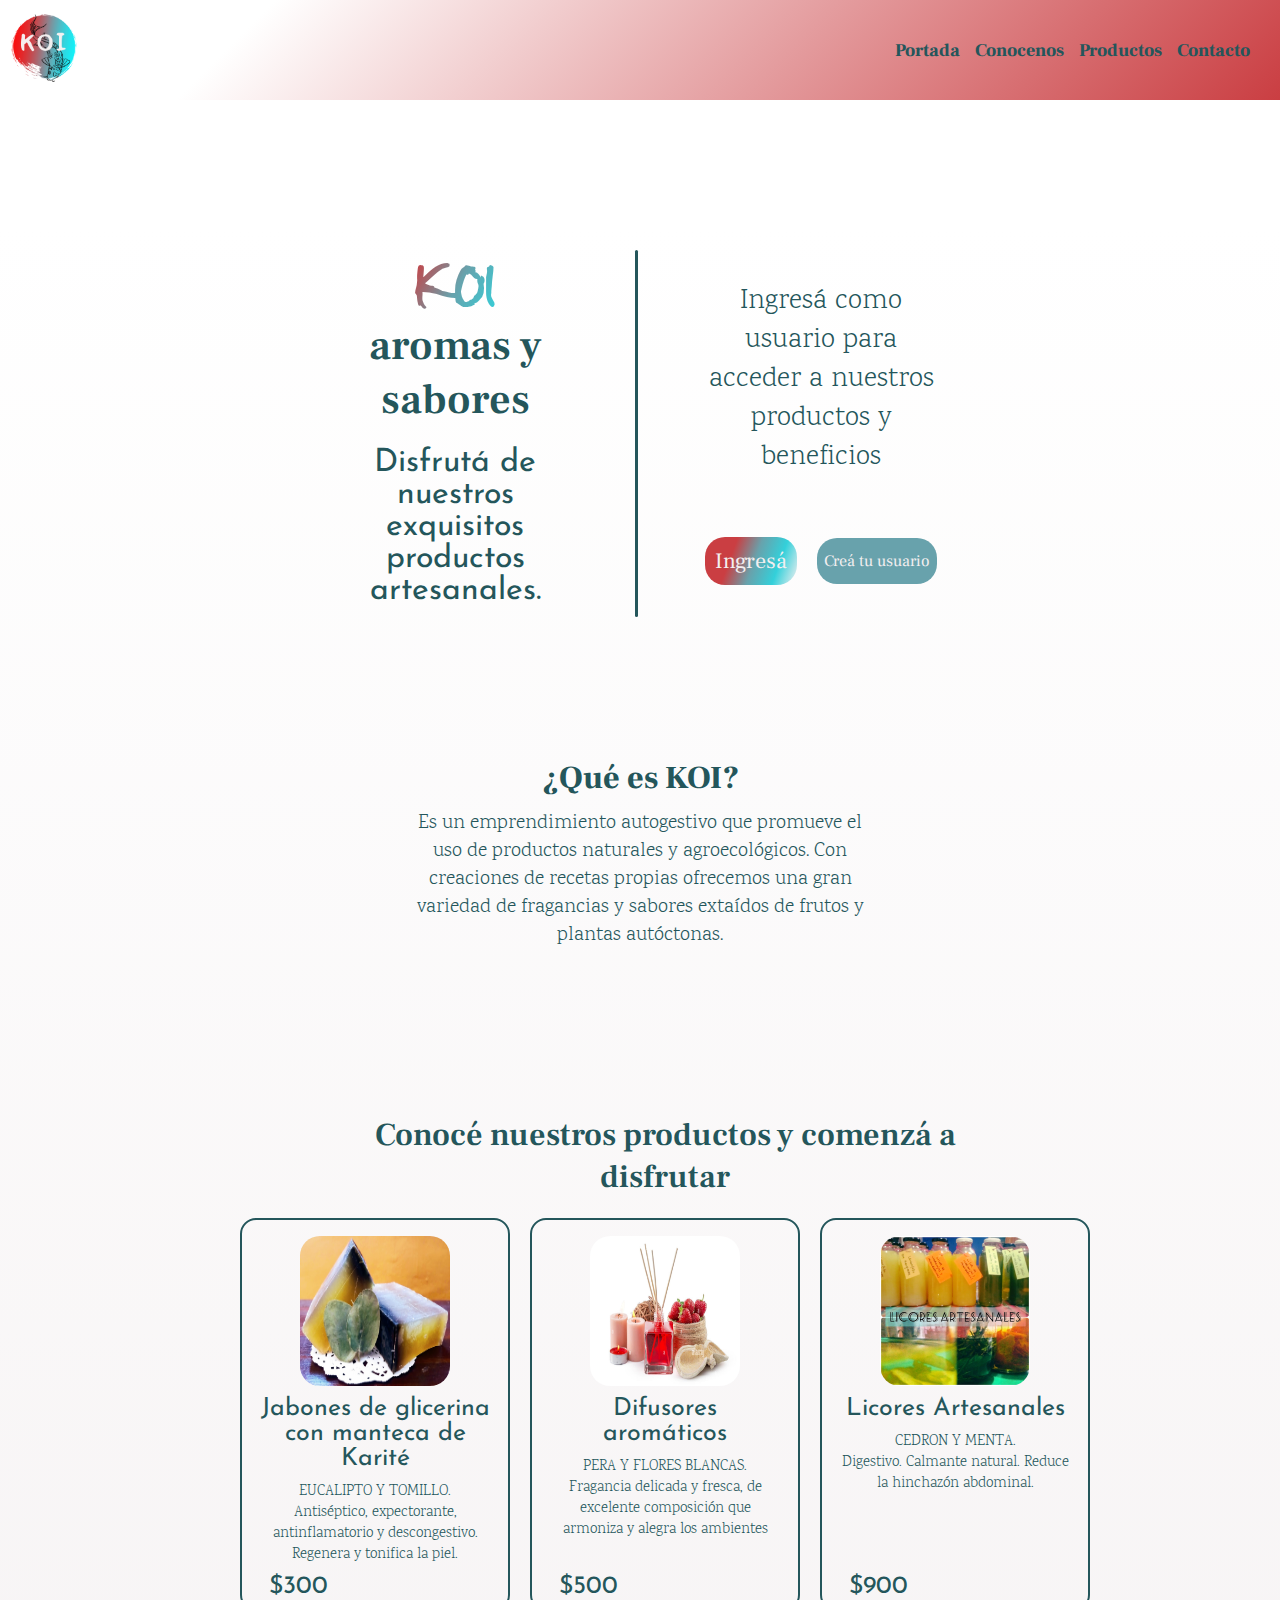
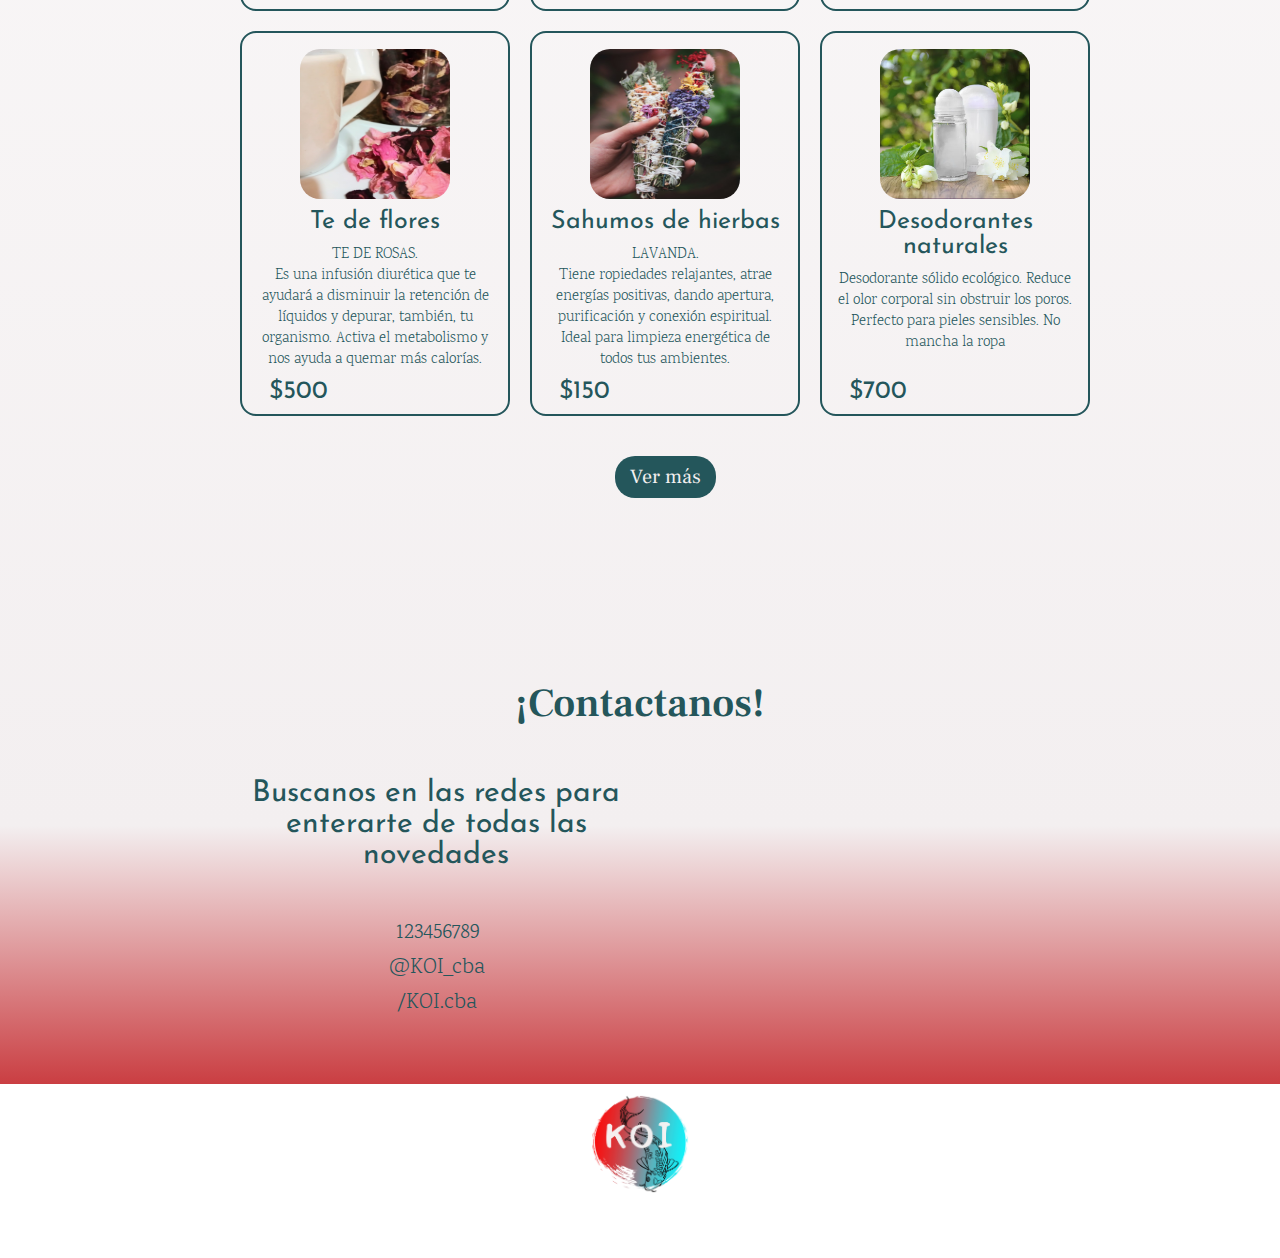
<file: index.html>
<!DOCTYPE html>
<html lang="en">
<head>
    <meta charset="UTF-8">
    <meta http-equiv="X-UA-Compatible" content="IE=edge">
    <meta name="viewport" content="width=device-width, initial-scale=1.0">
    <title>Proyecto integrador. Home</title>

    <!-- CSS -->
    <link rel="stylesheet" href="./Assets/styles.css">
    <link rel="stylesheet" href="./Assets/mediaqueries.css">
    <link rel="stylesheet" href="./Assets/animations.css">

    <!-- Fontawesome -->
    <link rel="stylesheet" href="https://cdnjs.cloudflare.com/ajax/libs/font-awesome/6.2.1/css/all.min.css" integrity="sha512-MV7K8+y+gLIBoVD59lQIYicR65iaqukzvf/nwasF0nqhPay5w/9lJmVM2hMDcnK1OnMGCdVK+iQrJ7lzPJQd1w==" crossorigin="anonymous" referrerpolicy="no-referrer" />
</head>

<body>
    <header class="header">
        <div class="header__navbar navbar">
            <a href="./index.html"><img class="navbar__logo" src="./Assets/Imgs/logo2.png" alt="logo"></a>            

            <!-- Menu hamburguesa -->
            <a href="#nav-list" class="navbar__menu-icon"><i class="fa-solid fa-bars"></i></a>

            
            <ul class="navbar__nav-list nav-list" id="nav-list">
                <li class="nav-list__item"> <a href="#hero">Portada</a> </li>
                <li class="nav-list__item"> <a href="#about-us">Conocenos</a> </li>
                <li class="nav-list__item"> <a href="#products">Productos</a> </li>
                <li class="nav-list__item"> <a href="#contact">Contacto</a> </li>
            </ul>   
            
            <div class="overlay" id="nav-list"></div>
        </div>
    </header>

    <main class="main">
        <!-- HERO -->
        <section class="hero" id="hero">
            <div class="hero__info info">
                <h1 class="info__title title" id="info__title"> <span class="info__title info__title--grad">KOI</span> aromas y sabores</h1>
                <h2 class="info__slogan slogan">Disfrutá de nuestros exquisitos productos artesanales.</h2>
            </div>

            <div class="hero__separador"></div>

            <div class="hero__user user">
                <p class="user__text">Ingresá como usuario para acceder a nuestros productos y beneficios</p>
                <div class="user__btns-box">
                    <a class="btn btn-login"  href="./Pages/login.html">Ingresá</a>
                    <a class="btn btn-singin"  href="./Pages/singin.html">Creá tu usuario</a>
                </div>
            </div>

            <div class="hero__about-us about-us" id="about-us">
                <h1 class="about-us__title title" id="about-us__title">¿Qué es KOI?</h1>
                <p class="about-us__text">Es un emprendimiento autogestivo que promueve el uso de productos naturales y agroecológicos. Con creaciones de recetas propias ofrecemos una gran variedad de fragancias y sabores extaídos de frutos y plantas autóctonas.</p>
            </div>
        </section>

        <!-- PRODUCTS -->
        <section class="products" id="products">
           <h1 class="products__title title" id="products__title">Conocé nuestros productos y comenzá a disfrutar</h1>

           <!-- Tarjetas de productos -->
           <div class="products__card card">
                <img class="card__img" src="./Assets/Imgs/jabon.jpg" alt="Jabones de glicerina">
                <h2 class="card__title">Jabones de glicerina con manteca de Karité</h2>
                <p class="card__text">EUCALIPTO Y TOMILLO. </br> Antiséptico, expectorante, antinflamatorio y descongestivo. Regenera y tonifica la piel.</p>

                <div class="card__bottom">
                    <p class="card__price">$300</p>
                    <a class="card__cart-icon" href="#"><i class="fa-sharp fa-solid fa-cart-arrow-down"></i></a>  
                </div>
                           
          </div> 

          <div class="products__card card">
            <img class="card__img" src="./Assets/Imgs/difusor.jpg" alt="Difusores aromáticos">
            <h2 class="card__title">Difusores aromáticos</h2>
            <p class="card__text">PERA Y FLORES BLANCAS. </br>Fragancia delicada y fresca, de excelente composición que armoniza y alegra los ambientes</p>

            <div class="card__bottom">
                <p class="card__price">$500</p>
                <a class="card__cart-icon" href="#"><i class="fa-sharp fa-solid fa-cart-arrow-down"></i></a> 
            </div>
                      
          </div> 

          <div class="products__card card">
            <img class="card__img" src="./Assets/Imgs/licor.jpg" alt="Licores artesanales">
            <h2 class="card__title">Licores Artesanales</h2>
            <p class="card__text">CEDRON Y MENTA. </br>Digestivo. Calmante natural. Reduce la hinchazón abdominal.</p>

            <div class="card__bottom">
                <p class="card__price">$900</p>
                <a class="card__cart-icon" href="#"><i class="fa-sharp fa-solid fa-cart-arrow-down"></i></a>
            </div>
                       
          </div> 

          <div class="products__card card">
            <img class="card__img" src="./Assets/Imgs/tederosas.jpg" alt="Te de flores">
            <h2 class="card__title">Te de flores</h2>
            <p class="card__text">TE DE ROSAS. </br> Es una infusión diurética que te ayudará a disminuir la retención de líquidos y depurar, también, tu organismo. Activa el metabolismo y nos ayuda a quemar más calorías.</p>

            <div class="card__bottom">
              <p class="card__price">$500</p>
              <a class="card__cart-icon" href="#"><i class="fa-sharp fa-solid fa-cart-arrow-down"></i></a>
            </div>
                       
          </div>

          <div class="products__card card">
            <img class="card__img" src="./Assets/Imgs/sahumo.jpg" alt="sahumos">
            <h2 class="card__title">Sahumos de hierbas</h2>
            <p class="card__text">LAVANDA. </br>Tiene ropiedades relajantes,  atrae energías positivas, dando apertura, purificación y conexión espiritual. Ideal para limpieza energética de todos tus ambientes.</p>

            <div class="card__bottom">
                <p class="card__price">$150</p>
                <a class="card__cart-icon" href="#"><i class="fa-sharp fa-solid fa-cart-arrow-down"></i></a>
            </div>
                       
          </div>

          <div class="products__card card">
            <img class="card__img" src="./Assets/Imgs/desodorante.png" alt="Desodorantes naturales">
            <h2 class="card__title">Desodorantes naturales</h2>
            <p class="card__text">Desodorante sólido ecológico. Reduce el olor corporal sin obstruir los poros. Perfecto para pieles sensibles. No mancha la ropa</p>

            <div class="card__bottom">
                <p class="card__price">$700</p>
                <a class="card__cart-icon" href="#"><i class="fa-sharp fa-solid fa-cart-arrow-down"></i></a>
            </div>
                       
          </div>

          <a class="btn products__btn" href="./Pages/products.html">Ver más</a>           
        </section>

        <!-- CONTACT -->
        <section class="contact" id="contact">
            <h1 class="contact__title title" id="contact__title">¡Contactanos!</h1>
            <h2 class="contact__slogan slogan">Buscanos en las redes para enterarte de todas las novedades</h2>
            <ul class="contact__list">
                <li>  
                    <a class="contact__item" href="https://pbs.twimg.com/media/C9UCIYOXcAEkRKA.jpg" target="_blank"><i class="fa-brands fa-square-whatsapp"></i><span>123456789</span></a> 
                </li>

                <li>
                    <a class="contact__item" href="https://pbs.twimg.com/media/C9UCIYOXcAEkRKA.jpg" target="_blank"><i class="fa-brands fa-square-instagram"></i><span>@KOI_cba</span></a>
                </li>

                <li>
                    <a class="contact__item" href="https://pbs.twimg.com/media/C9UCIYOXcAEkRKA.jpg" target="_blank"><i class="fa-brands fa-square-facebook"></i><span>/KOI.cba</span></a>
                </li>
            </ul>
            <iframe class="contact__map" src="https://www.google.com/maps/embed?pb=!1m16!1m12!1m3!1d13618.8727331153!2d-64.27799675!3d-31.421889750000002!2m3!1f0!2f0!3f0!3m2!1i1024!2i768!4f13.1!2m1!1smaps%20google!5e0!3m2!1ses-419!2sar!4v1675777093268!5m2!1ses-419!2sar" width="600" height="450" style="border:0;" allowfullscreen="" loading="lazy" referrerpolicy="no-referrer-when-downgrade"></iframe>
        </section>
        
    </main>

    <!-- FOOTER -->
    <footer class="footer">
        <div class="footer__navbar footer-navbar">
            <a href="./index.html"><img class="footer-navbar__logo" src="./Assets/Imgs/logo2.png" alt="logo"></a>
                     
            <ul class="footer-navbar__list foot-nav-list">
                <li class="foot-nav-list__item"> <a class="contact-item" href="https://pbs.twimg.com/media/C9UCIYOXcAEkRKA.jpg" target="_blank"><i class="fa-brands fa-square-whatsapp"></i></a></li>
                <li class="foot-nav-list__item"> <a class="contact-item" href="https://pbs.twimg.com/media/C9UCIYOXcAEkRKA.jpg" target="_blank"><i class="fa-brands fa-square-instagram"></i></a></li>
                <li class="foot-nav-list__item"> <a class="contact-item" href="https://pbs.twimg.com/media/C9UCIYOXcAEkRKA.jpg" target="_blank"><i class="fa-brands fa-square-facebook"></i></a> </li>
                <li class="foot-nav-list__item"> <a class="contact-item" href="https://www.google.com/maps?ll=-31.42189,-64.277997&z=13&t=m&hl=es-419&gl=AR&mapclient=embed&q=maps+google" target="_blank"><i class="fa-solid fa-map-location-dot"></i></a></li>
            </ul>            
        </div>
    </footer>
    
</body>
</html>
</file>
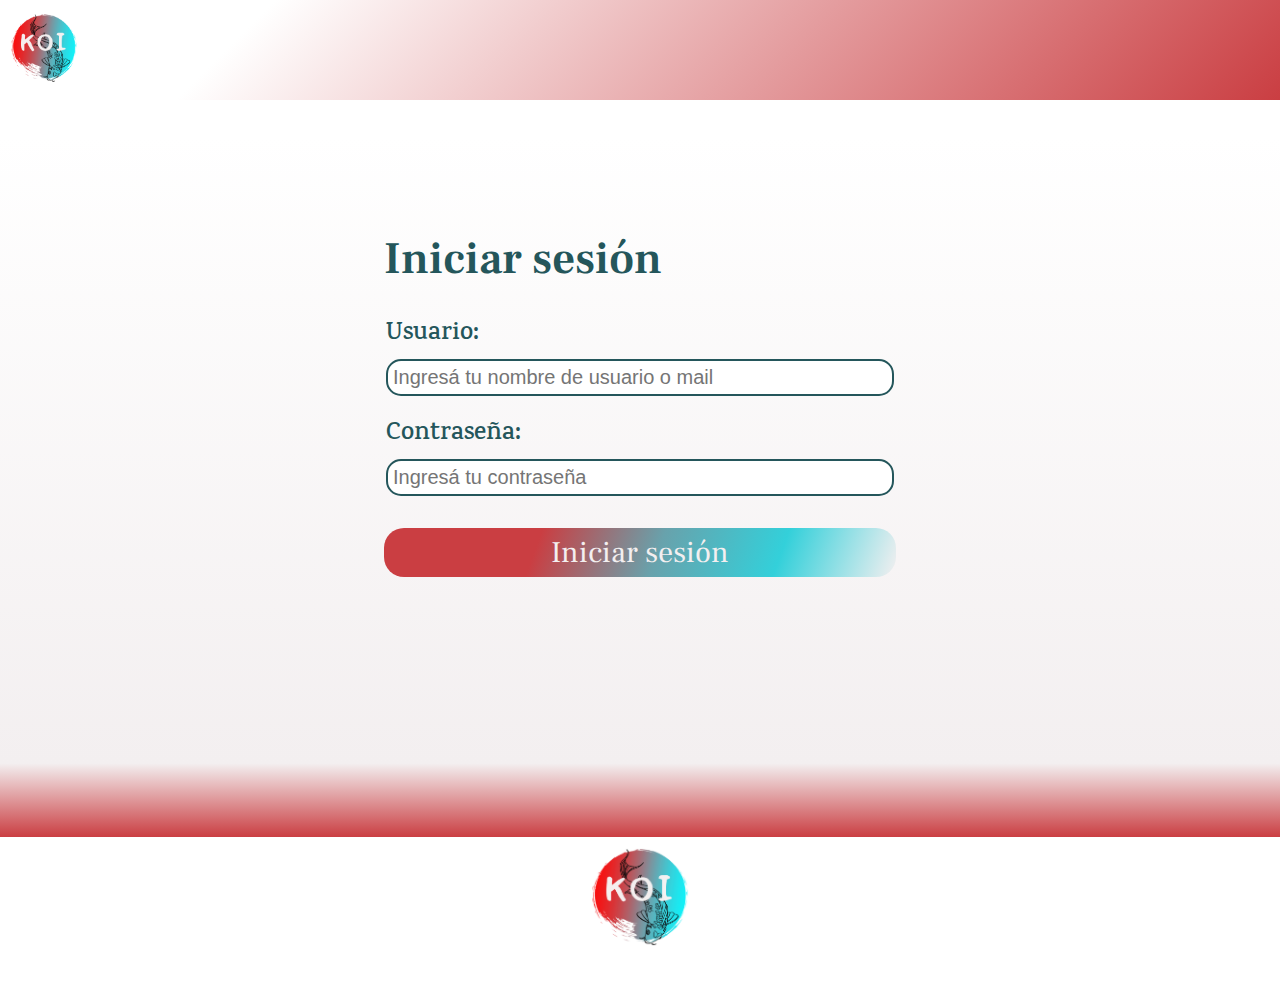
<file: Pages/login.html>
<!DOCTYPE html>
<html lang="en">
<head>
    <meta charset="UTF-8">
    <meta http-equiv="X-UA-Compatible" content="IE=edge">
    <meta name="viewport" content="width=device-width, initial-scale=1.0">
    <title>Proyecto integrador. Login</title>

    <!-- CSS -->
    <link rel="stylesheet" href="../Assets/styles.css">
    <link rel="stylesheet" href="../Assets/mediaqueries.css">
    <link rel="stylesheet" href="../Assets/animations.css">

    <!-- Fontawesome -->
    <link rel="stylesheet" href="https://cdnjs.cloudflare.com/ajax/libs/font-awesome/6.2.1/css/all.min.css" integrity="sha512-MV7K8+y+gLIBoVD59lQIYicR65iaqukzvf/nwasF0nqhPay5w/9lJmVM2hMDcnK1OnMGCdVK+iQrJ7lzPJQd1w==" crossorigin="anonymous" referrerpolicy="no-referrer" />
</head>

<body>
    <!-- HEADER -->
    <header class="header">
        <div class="header__navbar navbar">
            <a href="../index.html"><img class="navbar__logo" src="../Assets/Imgs/logo2.png" alt="logo"></a>            
        </div>
    </header>

    <Main class="main">
        <section class="login">
            <h1 class="login__title title">Iniciar sesión</h1>
            <form class="login__form form" action="">
                <div class="form__item">
                    <label class="form__label" for="user">Usuario:</label>
                    <input class="form__input-box" type="text" id="user" placeholder="Ingresá tu nombre de usuario o mail">
                </div>
                                
                <div class="form__item">
                    <label class="form__label" for="pass">Contraseña:</label>
                    <input class="form__input-box" type="password" id="pass" placeholder="Ingresá tu contraseña">
                </div>              

                <button class="btn form__btn" type="submit">Iniciar sesión</button>               
            </form>
        </section>
    </Main>

    <!-- FOOTER -->
    <footer class="footer">
        <div class="footer__navbar footer-navbar">
            <img class="footer-navbar__logo" src="../Assets/Imgs/logo2.png" alt="logo">
                     
            <ul class="footer-navbar__list foot-nav-list">
                <li class="foot-nav-list__item"> <a class="contact-item" href="#"><i class="fa-brands fa-square-whatsapp"></i></a></li>
                <li class="foot-nav-list__item"> <a class="contact-item" href="#"><i class="fa-brands fa-square-instagram"></i></a></li>
                <li class="foot-nav-list__item"> <a class="contact-item" href="#"><i class="fa-brands fa-square-facebook"></i></a> </li>
                <li class="foot-nav-list__item"> <a class="contact-item" href="#"><i class="fa-solid fa-map-location-dot"></i></a></li>
            </ul>            
        </div>
    </footer>
    
</body>
</html>
</file>
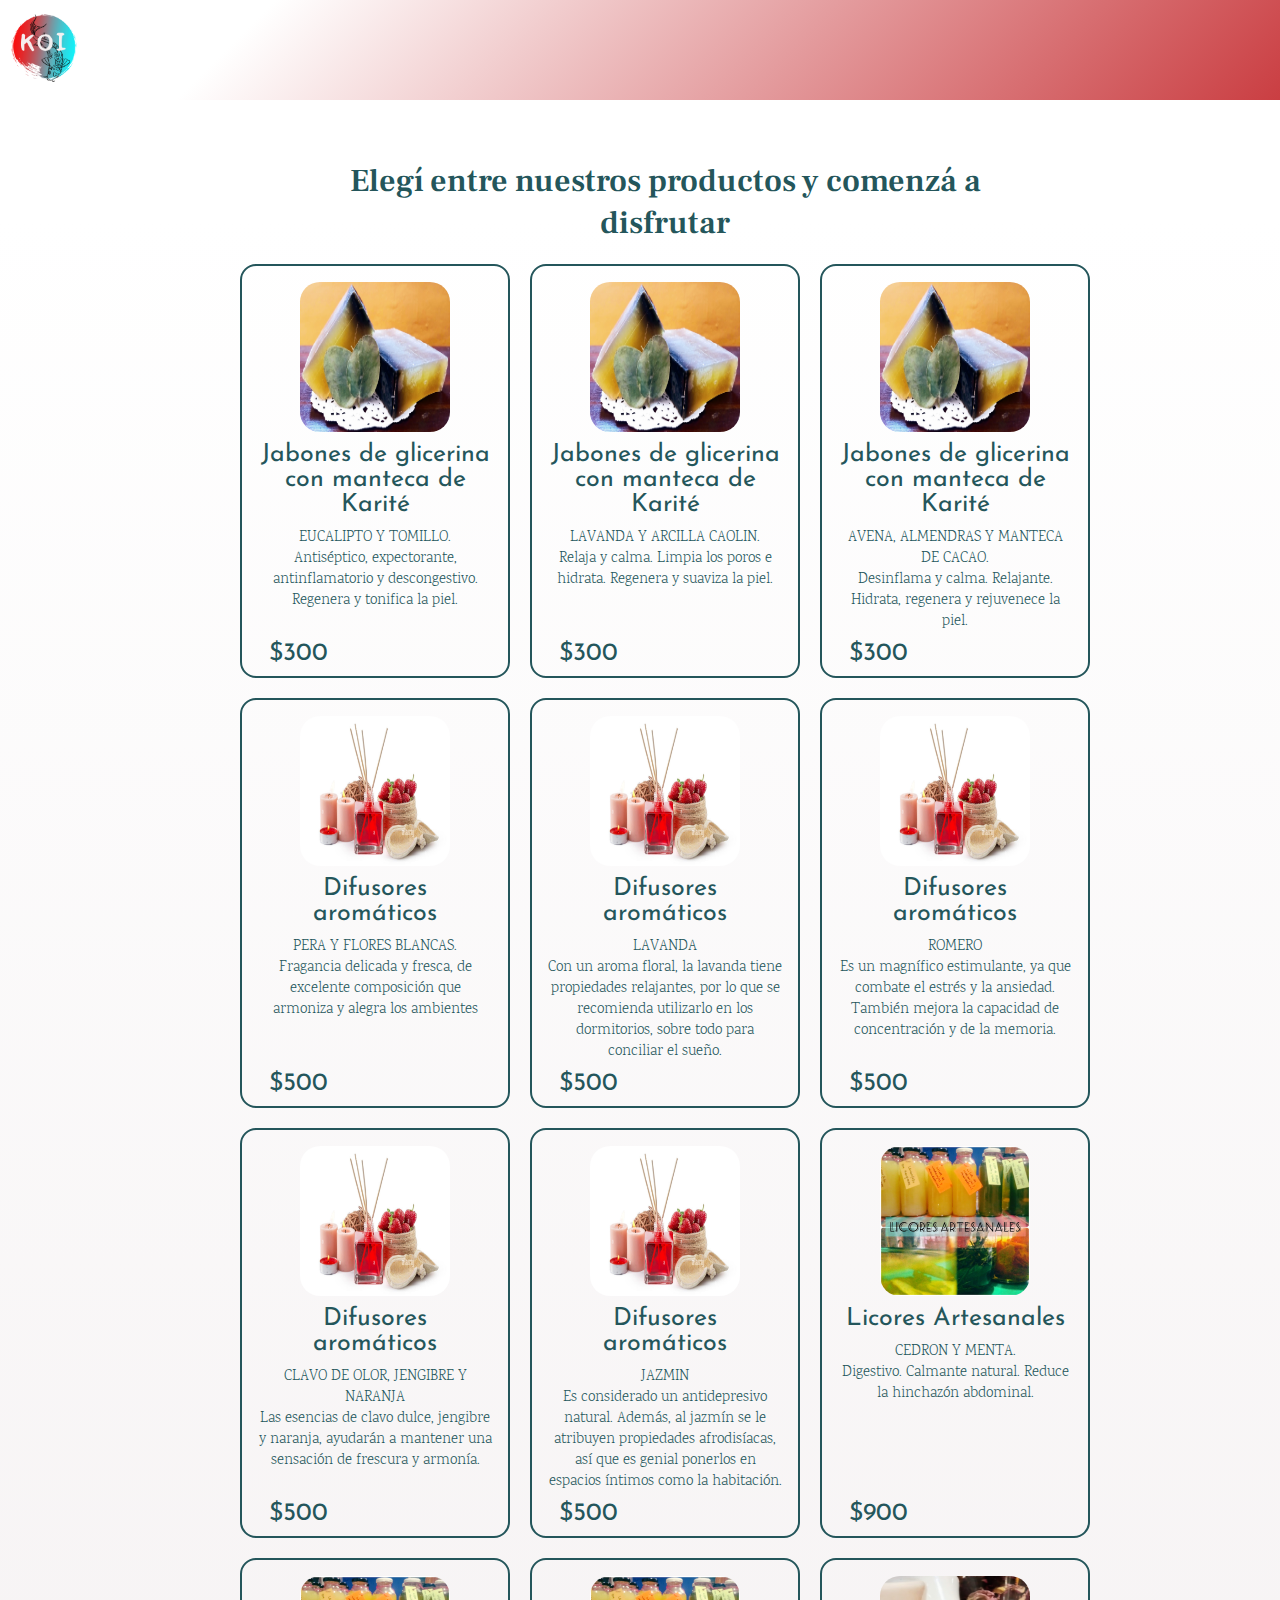
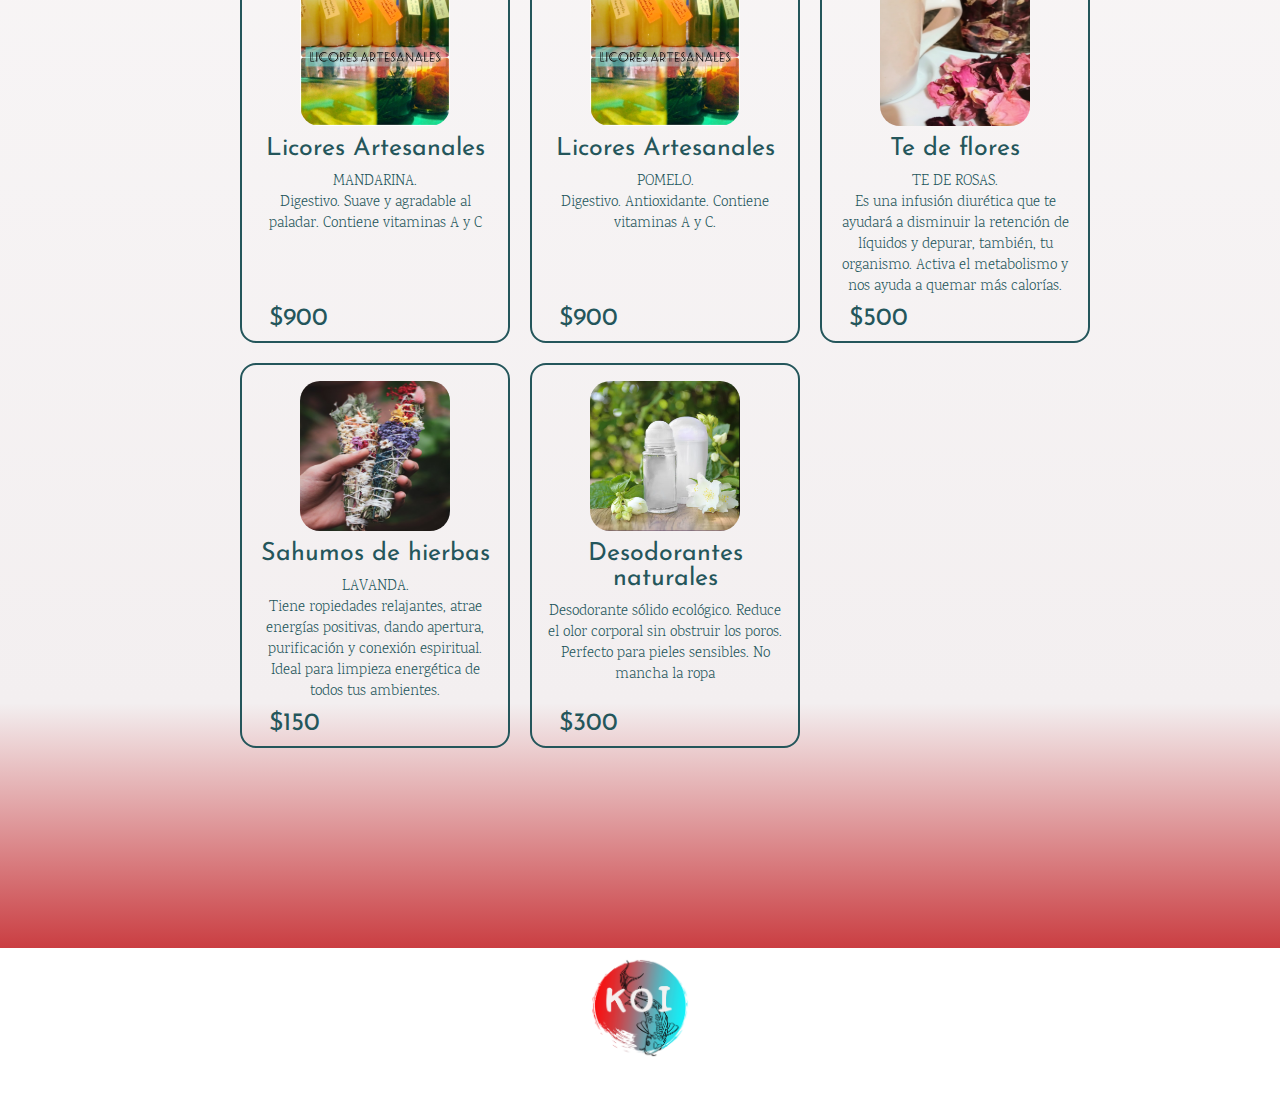
<file: Pages/products.html>
<!DOCTYPE html>
<html lang="en">
<head>
    <meta charset="UTF-8">
    <meta http-equiv="X-UA-Compatible" content="IE=edge">
    <meta name="viewport" content="width=device-width, initial-scale=1.0">
    <title>Proyecto integrador. Productos</title>

    <!-- CSS -->
    <link rel="stylesheet" href="../Assets/styles.css">
    <link rel="stylesheet" href="../Assets/mediaqueries.css">
    <link rel="stylesheet" href="../Assets/animations.css">

    <!-- Fontawesome -->
    <link rel="stylesheet" href="https://cdnjs.cloudflare.com/ajax/libs/font-awesome/6.2.1/css/all.min.css" integrity="sha512-MV7K8+y+gLIBoVD59lQIYicR65iaqukzvf/nwasF0nqhPay5w/9lJmVM2hMDcnK1OnMGCdVK+iQrJ7lzPJQd1w==" crossorigin="anonymous" referrerpolicy="no-referrer" />
</head>

<body>
    <!-- HEADER -->
    <header class="header">
        <div class="header__navbar navbar">
            <a href="../index.html"><img class="navbar__logo" src="../Assets/Imgs/logo2.png" alt="logo"></a>            
        </div>
    </header>

    <Main class="main">
        <section class="products products-page">
            <h1 class="products__title title" id="products__title">Elegí entre nuestros productos y comenzá a disfrutar</h1>

           <!-- Tarjetas de productos -->
           <div class="products__card card">
             <img class="card__img" src="../Assets/Imgs/jabon.jpg" alt="Jabones de glicerina">
             <h2 class="card__title">Jabones de glicerina con manteca de Karité</h2>
             <p class="card__text">EUCALIPTO Y TOMILLO. </br> Antiséptico, expectorante, antinflamatorio y descongestivo. Regenera y tonifica la piel.</p>

             <div class="card__bottom">
             <p class="card__price">$300</p>
              <a class="card__cart-icon" href="#"><i class="fa-sharp fa-solid fa-cart-arrow-down"></i></a>
             </div>
                      
          </div> 

          <div class="products__card card">
            <img class="card__img" src="../Assets/Imgs/jabon.jpg" alt="Jabones de glicerina">
            <h2 class="card__title">Jabones de glicerina con manteca de Karité</h2>
            <p class="card__text">LAVANDA Y ARCILLA CAOLIN. </br> Relaja y calma. Limpia los poros e hidrata. Regenera y suaviza la piel.</p>

            <div class="card__bottom">
             <p class="card__price">$300</p>
             <a class="card__cart-icon" href="#"><i class="fa-sharp fa-solid fa-cart-arrow-down"></i></a>
            </div>
                       
          </div> 

          <div class="products__card card">
            <img class="card__img" src="../Assets/Imgs/jabon.jpg" alt="Jabones de glicerina">
            <h2 class="card__title">Jabones de glicerina con manteca de Karité</h2>
            <p class="card__text">AVENA, ALMENDRAS Y MANTECA DE CACAO. </br> Desinflama y calma. Relajante. Hidrata, regenera y rejuvenece la piel.</p>

            <div class="card__bottom">
             <p class="card__price">$300</p>
             <a class="card__cart-icon" href="#"><i class="fa-sharp fa-solid fa-cart-arrow-down"></i></a>
            </div>
                       
          </div> 


          <div class="products__card card">
            <img class="card__img" src="../Assets/Imgs/difusor.jpg" alt="Difusores aromáticos">
            <h2 class="card__title">Difusores aromáticos</h2>
            <p class="card__text">PERA Y FLORES BLANCAS. </br>Fragancia delicada y fresca, de excelente composición que armoniza y alegra los ambientes</p>

            <div class="card__bottom">
             <p class="card__price">$500</p>
             <a class="card__cart-icon" href="#"><i class="fa-sharp fa-solid fa-cart-arrow-down"></i></a>
            </div>
                       
          </div> 

          <div class="products__card card">
            <img class="card__img" src="../Assets/Imgs/difusor.jpg" alt="Difusores aromáticos">
            <h2 class="card__title">Difusores aromáticos</h2>
            <p class="card__text">LAVANDA </br> Con un aroma floral, la lavanda tiene propiedades relajantes, por lo que se recomienda utilizarlo en los dormitorios, sobre todo para conciliar el sueño.</p>

            <div class="card__bottom">
             <p class="card__price">$500</p>
             <a class="card__cart-icon" href="#"><i class="fa-sharp fa-solid fa-cart-arrow-down"></i></a>
            </div>
                       
          </div>
          
          <div class="products__card card">
            <img class="card__img" src="../Assets/Imgs/difusor.jpg" alt="Difusores aromáticos">
            <h2 class="card__title">Difusores aromáticos</h2>
            <p class="card__text">ROMERO </br> Es un magnífico estimulante, ya que combate el estrés y la ansiedad. También mejora la capacidad de concentración y de la memoria.</p>

            <div class="card__bottom">
             <p class="card__price">$500</p>
             <a class="card__cart-icon" href="#"><i class="fa-sharp fa-solid fa-cart-arrow-down"></i></a>
            </div>
                       
          </div>

          <div class="products__card card">
            <img class="card__img" src="../Assets/Imgs/difusor.jpg" alt="Difusores aromáticos">
            <h2 class="card__title">Difusores aromáticos</h2>
            <p class="card__text">CLAVO DE OLOR, JENGIBRE Y NARANJA </br> Las esencias de clavo dulce, jengibre y naranja, ayudarán a mantener una sensación de frescura y armonía.</p>

            <div class="card__bottom">
             <p class="card__price">$500</p>
             <a class="card__cart-icon" href="#"><i class="fa-sharp fa-solid fa-cart-arrow-down"></i></a>
            </div>
                       
          </div>

          <div class="products__card card">
            <img class="card__img" src="../Assets/Imgs/difusor.jpg" alt="Difusores aromáticos">
            <h2 class="card__title">Difusores aromáticos</h2>
            <p class="card__text">JAZMIN </br> Es considerado un antidepresivo natural. Además, al jazmín se le atribuyen propiedades afrodisíacas, así que es genial ponerlos en espacios íntimos como la habitación.</p>

            <div class="card__bottom">
             <p class="card__price">$500</p>
             <a class="card__cart-icon" href="#"><i class="fa-sharp fa-solid fa-cart-arrow-down"></i></a>
            </div>
                       
          </div>

          <div class="products__card card">
            <img class="card__img" src="../Assets/Imgs/licor.jpg" alt="Licores artesanales">
            <h2 class="card__title">Licores Artesanales</h2>
            <p class="card__text">CEDRON Y MENTA. </br>Digestivo. Calmante natural. Reduce la hinchazón abdominal.</p>

            <div class="card__bottom">
             <p class="card__price">$900</p>
             <a class="card__cart-icon" href="#"><i class="fa-sharp fa-solid fa-cart-arrow-down"></i></a>
            </div>
                       
          </div> 

          <div class="products__card card">
            <img class="card__img" src="../Assets/Imgs/licor.jpg" alt="Licores artesanales">
            <h2 class="card__title">Licores Artesanales</h2>
            <p class="card__text">MANDARINA. </br>Digestivo. Suave y agradable al paladar. Contiene vitaminas A y C</p>

            <div class="card__bottom">
             <p class="card__price">$900</p>
             <a class="card__cart-icon" href="#"><i class="fa-sharp fa-solid fa-cart-arrow-down"></i></a>
            </div>
                       
          </div>
          
          <div class="products__card card">
            <img class="card__img" src="../Assets/Imgs/licor.jpg" alt="Licores artesanales">
            <h2 class="card__title">Licores Artesanales</h2>
            <p class="card__text">POMELO. </br>Digestivo. Antioxidante. Contiene vitaminas A y C.</p>

            <div class="card__bottom">
             <p class="card__price">$900</p>
             <a class="card__cart-icon" href="#"><i class="fa-sharp fa-solid fa-cart-arrow-down"></i></a>
            </div>
                       
          </div> 

         
          <div class="products__card card">
            <img class="card__img" src="../Assets/Imgs/tederosas.jpg" alt="Te de flores">
            <h2 class="card__title">Te de flores</h2>
            <p class="card__text">TE DE ROSAS. </br> Es una infusión diurética que te ayudará a disminuir la retención de líquidos y depurar, también, tu organismo. Activa el metabolismo y nos ayuda a quemar más calorías.</p>

            <div class="card__bottom">
             <p class="card__price">$500</p>
             <a class="card__cart-icon" href="#"><i class="fa-sharp fa-solid fa-cart-arrow-down"></i></a>
            </div>
                       
          </div>

          <div class="products__card card">
            <img class="card__img" src="../Assets/Imgs/sahumo.jpg" alt="sahumos">
            <h2 class="card__title">Sahumos de hierbas</h2>
            <p class="card__text">LAVANDA. </br>Tiene ropiedades relajantes,  atrae energías positivas, dando apertura, purificación y conexión espiritual. Ideal para limpieza energética de todos tus ambientes.</p>

            

            <div class="card__bottom">
             <p class="card__price">$150</p>
             <a class="card__cart-icon" href="#"><i class="fa-sharp fa-solid fa-cart-arrow-down"></i></a>
            </div>
                       
          </div>

          <div class="products__card card">
            <img class="card__img" src="../Assets/Imgs/desodorante.png" alt="Desodorantes naturales">
            <h2 class="card__title">Desodorantes naturales</h2>
            <p class="card__text">Desodorante sólido ecológico. Reduce el olor corporal sin obstruir los poros. Perfecto para pieles sensibles. No mancha la ropa</p>

            <div class="card__bottom">
             <p class="card__price">$300</p>
             <a class="card__cart-icon" href="#"><i class="fa-sharp fa-solid fa-cart-arrow-down"></i></a>
            </div>
                       
          </div>
        </section>
    </Main>

    <!-- FOOTER -->
    <footer class="footer">
        <div class="footer__navbar footer-navbar">
            <img class="footer-navbar__logo" src="../Assets/Imgs/logo2.png" alt="logo">
                     
            <ul class="footer-navbar__list foot-nav-list">
                <li class="foot-nav-list__item"> <a class="contact-item" href="#"><i class="fa-brands fa-square-whatsapp"></i></a></li>
                <li class="foot-nav-list__item"> <a class="contact-item" href="#"><i class="fa-brands fa-square-instagram"></i></a></li>
                <li class="foot-nav-list__item"> <a class="contact-item" href="#"><i class="fa-brands fa-square-facebook"></i></a> </li>
                <li class="foot-nav-list__item"> <a class="contact-item" href="#"><i class="fa-solid fa-map-location-dot"></i></a></li>
            </ul>            
        </div>
    </footer>
    
</body>
</html>
</file>
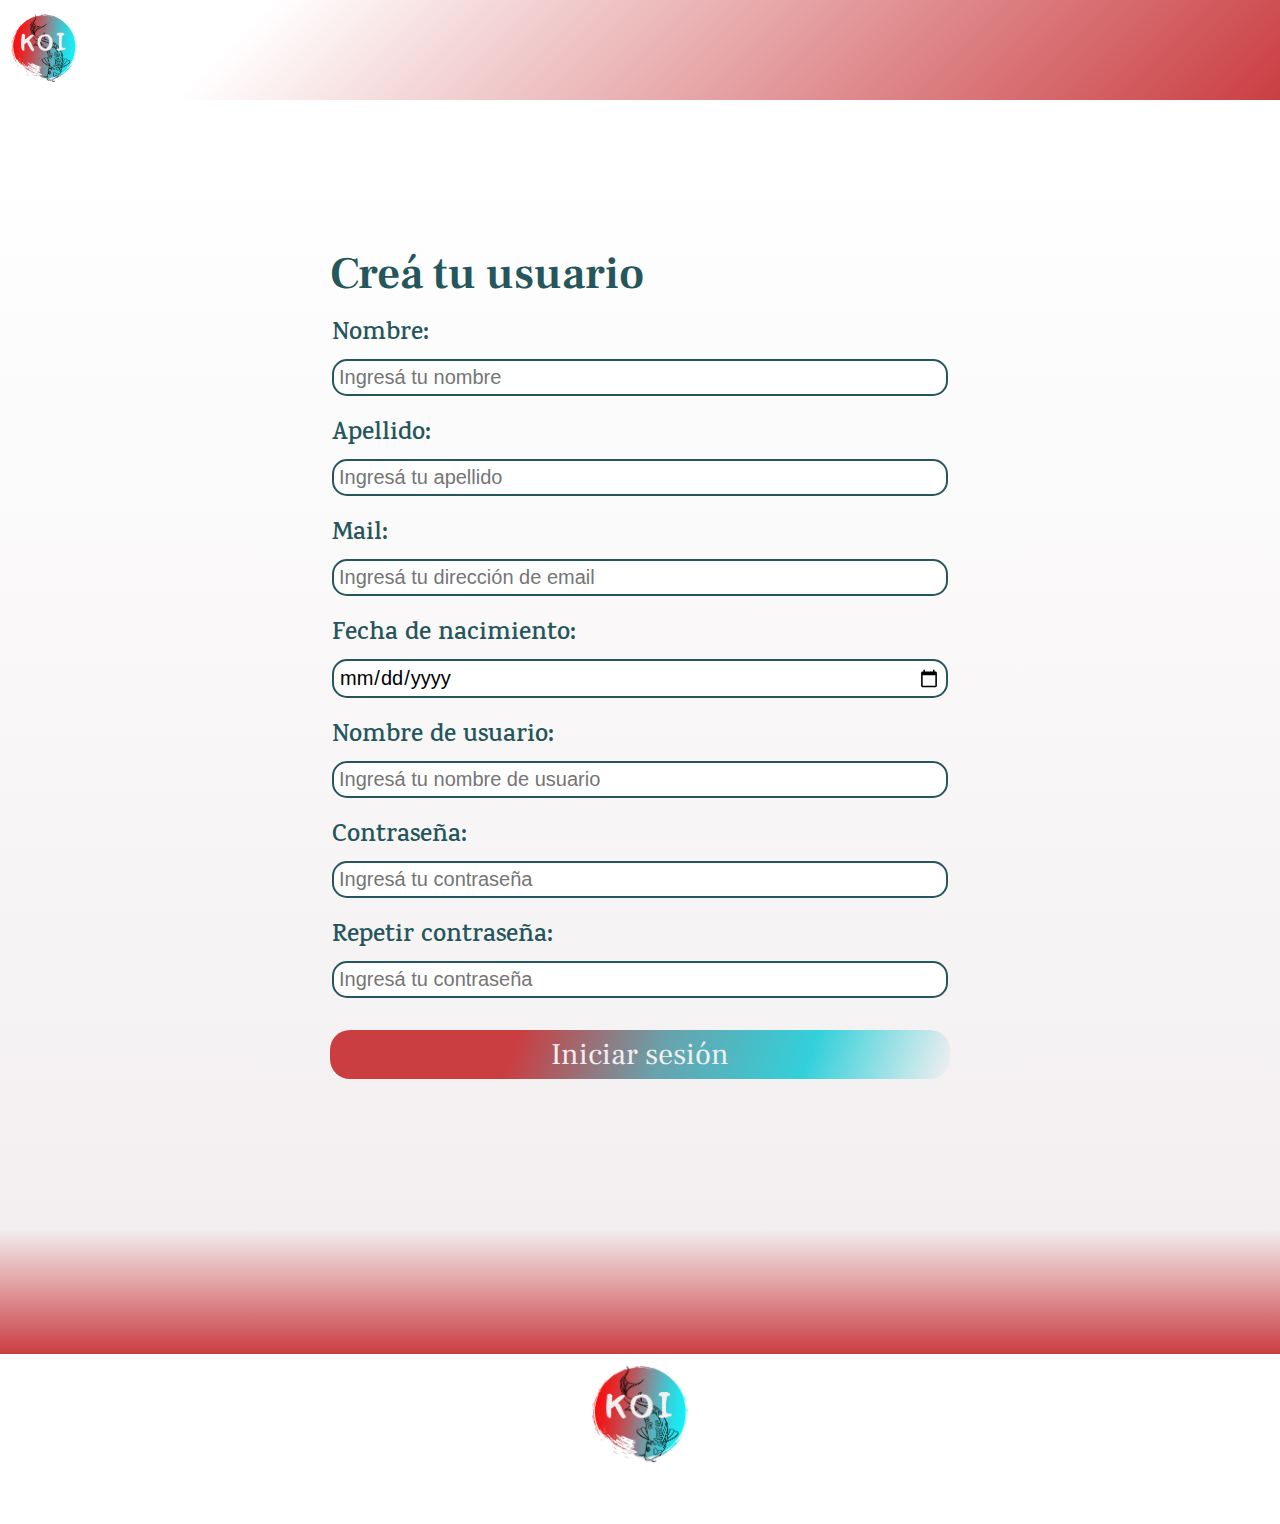
<file: Pages/singin.html>
<!DOCTYPE html>
<html lang="en">
<head>
    <meta charset="UTF-8">
    <meta http-equiv="X-UA-Compatible" content="IE=edge">
    <meta name="viewport" content="width=device-width, initial-scale=1.0">
    <title>Proyecto integrador. Singin</title>

    <!-- CSS -->
    <link rel="stylesheet" href="../Assets/styles.css">
    <link rel="stylesheet" href="../Assets/mediaqueries.css">
    <link rel="stylesheet" href="../Assets/animations.css">

    <!-- Fontawesome -->
    <link rel="stylesheet" href="https://cdnjs.cloudflare.com/ajax/libs/font-awesome/6.2.1/css/all.min.css" integrity="sha512-MV7K8+y+gLIBoVD59lQIYicR65iaqukzvf/nwasF0nqhPay5w/9lJmVM2hMDcnK1OnMGCdVK+iQrJ7lzPJQd1w==" crossorigin="anonymous" referrerpolicy="no-referrer" />
</head>

<body>
    <!-- HEADER -->
    <header class="header">
        <div class="header__navbar navbar">
            <a href="../index.html"><img class="navbar__logo" src="../Assets/Imgs/logo2.png" alt="logo"></a>            
        </div>
    </header>

    <Main class="main">
        <section class="singin">
            <h1 class="singin__title title">Creá tu usuario</h1>
            <form class="singin__form form sing-form" action="">
                <div class="form__item sing-form__item">
                    <label class="form__label" for="name">Nombre:</label>
                    <input class="form__input-box" type="text" id="name" placeholder="Ingresá tu nombre">
                </div>

                <div class="form__item sing-form__item">
                    <label class="form__label" for="last-name">Apellido:</label>
                    <input class="form__input-box" type="text" id="last-name" placeholder="Ingresá tu apellido">
                </div>

                <div class="form__item sing-form__item">
                    <label class="form__label" for="email">Mail:</label>
                    <input class="form__input-box" type="email" id="email" placeholder="Ingresá tu dirección de email">
                </div>

                <div class="form__item sing-form__item">
                    <label class="form__label" for="birth-date">Fecha de nacimiento:</label>
                    <input class="form__input-box" type="date" id="birth-date">
                </div>

                <div class="form__item sing-form__item">
                    <label class="form__label" for="user">Nombre de usuario:</label>
                    <input class="form__input-box" type="text" id="user" placeholder="Ingresá tu nombre de usuario">
                </div>
                                
                <div class="form__item sing-form__item">
                    <label class="form__label" for="pass">Contraseña:</label>
                    <input class="form__input-box" type="password" id="pass" placeholder="Ingresá tu contraseña">
                </div>    
                
                <div class="form__item sing-form__item">
                    <label class="form__label" for="pass">Repetir contraseña:</label>
                    <input class="form__input-box" type="password" id="pass" placeholder="Ingresá tu contraseña">
                </div>  

                <button class="btn form__btn" type="submit">Iniciar sesión</button>               
            </form>
        </section>
    </Main>

    <!-- FOOTER -->
    <footer class="footer">
        <div class="footer__navbar footer-navbar">
            <img class="footer-navbar__logo" src="../Assets/Imgs/logo2.png" alt="logo">
                     
            <ul class="footer-navbar__list foot-nav-list">
                <li class="foot-nav-list__item"> <a class="contact-item" href="#"><i class="fa-brands fa-square-whatsapp"></i></a></li>
                <li class="foot-nav-list__item"> <a class="contact-item" href="#"><i class="fa-brands fa-square-instagram"></i></a></li>
                <li class="foot-nav-list__item"> <a class="contact-item" href="#"><i class="fa-brands fa-square-facebook"></i></a> </li>
                <li class="foot-nav-list__item"> <a class="contact-item" href="#"><i class="fa-solid fa-map-location-dot"></i></a></li>
            </ul>            
        </div>
    </footer>
    
</body>
</html>
</file>
<file: Assets/styles.css>
/* Fuentes */
@import url('https://fonts.googleapis.com/css2?family=Frank+Ruhl+Libre&family=Josefin+Sans&family=Karma&display=swap');

@font-face {
  font-family: 'Korean Calligraphy';
  src: url(./Fonts/Korean\ Calligraphy.ttf);
  font-style: normal;
  font-weight: normal;
}

@font-face {
  font-family: 'Shinrinyoku';
  src: url(.//Fonts/Shinrinyoku.ttf);
  font-style: normal;
  font-weight: normal;
}

@font-face {
  font-family: 'Fujimaru';
  src: url(./Fonts/Fujimaru-Regular.ttf);
  font-style: normal;
  font-weight: normal;
}

:target {
  scroll-margin: 100px;
}

html {
  scroll-behavior: smooth;
}

:root {
   --dark-slate-gray: #24565B;
   --snow: #F3EFF0;
   --cadet-blue: #68A2AC;
   --dark-turqoise: #33D0DA;
   --english-vermillion: #CA3E42;
}

* {
    margin: 0;
    padding: 0;
    box-sizing: border-box;
    font-family: "Poppins", sans-serif;
    text-decoration: none;
    list-style-type: none;
    /* border: solid greenyellow 1px; */
  }

  body {
    display: flex;
    flex-direction: column;
    min-height: 100vh;
  }

  /* BOTONES */
  .btn {
    background: linear-gradient(110deg,var(--english-vermillion)30%, var(--cadet-blue), var(--dark-turqoise), var(--snow) );
    border-radius: 20px;
    padding: 10px;
    color: var(--snow);
    font-family: frank Ruhl libre;
    font-size: 1rem;
    font-weight: 400;
  }

  /* HEADER */
  .header {
    position: fixed;
    top: 0;
    left: 0;
    width: 100%;
    z-index: 1;
  }

  /* NAVBAR */
  .header__navbar {
    position: fixed;
    margin-top: 0;
    display: flex;
    background: linear-gradient(135deg, white 35%, var(--english-vermillion));
    width: 100%;
    height: 80px;
    align-items: center;
    justify-content: space-between;
    padding: 10px;
  }

  .navbar__logo {
    height: 70px;
  }

  .navbar__menu-icon {
    font-size: 22px;
    position:  absolute;
    right: 15px;
    color: var(--dark-slate-gray);
   }

  #menu-icon {
    display: none;
  }

  .nav-list {
    display: none;
  }

  .nav-list:target {
    height: 200px;
    display: flex;
    flex-direction: column;
    align-items: center;
    z-index: 2;
    position: absolute;
    margin-top: 280px;
    left: 5%;
    right: 5%;
    width: 90%;
    gap: 13px;
    padding: 30px;
    border-radius: 0 0 1rem 1rem;
    border: solid 2px;
    border-top: 0px;
    border-color: var(--dark-turqoise);
    background: var(--cadet-blue);
  }

 

  .nav-list__item a {
    font-family: Frank Ruhl Libre;
    color: var(--snow);
    font-weight: 800;
    font-size: 18px;
    transition: all 0.5s
  }

  .nav-list__item a:hover {
    font-weight: 800;
    font-size: 20px;
    transition: all 0.5s;
  }


  /* MAIN */

  .main {
   min-height: 75vh;
   display: flex;
   flex-direction: column; 
   align-items: center;
   margin-top: 100px;
   background: linear-gradient(white 5%, var(--snow)90%, var(--english-vermillion));
  }

  /* HERO */
  .hero {
    display: grid;
    grid-template-areas: 
    "info"
    "separador"
    "user"
    "about-us";
    justify-items: center;
  }

  /* HERO. Info */
  .hero__info {
    grid-area: info;
    display: flex;
    flex-direction: column;
    justify-content: center;
    align-items: center;
    text-align: center;
    padding: 10px;
    gap: 20px;
  }


  .title {
    font-family: frank Ruhl libre;
    font-size: 28px;
    font-weight: 600;
    color: var(--dark-slate-gray);
  }

  #hero:target .info__title {
    animation: grow-up 1.5s;
  }

  .info__title--grad {
    font-family: Shinrinyoku;
    font-size: 38px;
    background: linear-gradient(120deg,var(--english-vermillion), var(--cadet-blue), var(--dark-turqoise));
    color: transparent;
    background-clip: text;
    -webkit-background-clip: text;
  }

  .info__slogan, .slogan {
    font-family: josefin sans;
    font-size:25px;
    font-weight: 400;
    color: var(--dark-slate-gray);
  }

  #hero:target .info__slogan {
    animation: from-left 1s ease-in;
  }

  .hero__separador {
    grid-area: separador;
    background: var(--dark-slate-gray);
    height: 3px;
    width: 80%;
    border-radius: 2px;
  }

  /* HERO. Usuario */
  .hero__user {
    grid-area: user;
    display: flex;
    flex-direction: column;
    align-items: center;
    justify-content: space-around;
    text-align: center;
    padding: 10px;
    gap: 15px;
  }

  .user__text {
    font-family: karma;
    font-size: 20px;
    font-weight: 300;
    color: var(--dark-slate-gray);
  }

  #hero:target .user__text {
    animation: from-right 1.5s ease-in;
  }

  .user__btns-box {
    display: flex;
    justify-content: center;
    align-items: center;
    gap: 20px;
  }

  .btn-singin {
    background: var(--cadet-blue);
  }

  #hero:target .btn-singin {
    animation: vibrar 0.4s;
    animation-iteration-count: 2;
    animation-delay: 1.6s;
  }

  /* HERO. About-us */

  .hero__about-us {
    grid-area: about-us;
    width: 80%;
    display: flex;
    flex-direction: column;
    margin-top: 25px;
    padding: 15px;
    gap: 10px;
    align-items: center;
    justify-content: space-around;
    text-align: center;
  }

  #about-us:target .about-us__title {
    animation: grow-up 1.5s;
    animation-delay: 0.1s;
   }
  
  .about-us__text {
    font-family: karma;
    font-size: 15px;
    font-weight: 300;
    color: var(--dark-slate-gray);
  }

  #about-us:target .about-us__text {
    animation: from-bottom 1.2s ease-out;
  }

  /* PRODUCTOS */

  .products {
    margin-top: 60px;
    width: 100%;
    display: grid;
    grid-auto-flow: row;
    justify-items: center;
    gap: 20px;
  }

  .products__title {
    width: 80%;
    text-align: center;
  }

  #products:target .products__title{
    animation: grow-up 1.5s;
    animation-delay: 0.1s;
   }

  .card {
    position: relative;
    display: flex;
    flex-direction: column;
    justify-items: space-between;
    align-items: center;
    width: 270px;
    border: 2px solid;
    border-color: var(--dark-slate-gray);
    border-radius: 1rem;
    padding: 1rem;
    gap: 10px;
  }

  #products:target .card {
    animation: from-bottom 1.5s ease-in-out;
  }

  #products:target .card:nth-child(2) {
    animation: from-left 0.9s ease-in;
  }

  #products:target .card:nth-child(7) {
    animation: from-right 2s ease-in;
  }

  #products:target .card:nth-child(5) {
    animation: from-bottom 3s ease-out;
  }

  #products:target .card:nth-child(6) {
    animation-duration: 3.2s;
  }

  #products:target .card:nth-child(4n+3) {
    animation-duration: 2.5s;
  }

   
  .card__img {
    grid-area: img;
    height: 150px;
    width: 150px;
    border-radius: 20px;
  }

  .card__title {
    grid-area: title;
    font-family: josefin sans;
    font-size: 25px;
    font-weight: 400;
    color: var(--dark-slate-gray);
    text-align: center;
  }

  .card__text {
    grid-area: texto;
    font-family: karma;
    font-size: 15px;
    font-weight: 300;
    color: var(--dark-slate-gray);
    text-align: center;
    margin-bottom: 28px;
  }

  .card__bottom {
    width: 80%;
    display: flex;
    justify-content: space-between;
    position: absolute;
    bottom: 10px;
  }

  .card__price {
    grid-area: price;
    font-family: josefin sans;
    font-size: 25px;
    font-weight: 400;
    color: var(--dark-slate-gray);
  }

  .card__cart-icon {
    grid-area: cart;
    align-items: center;
    justify-content: center;
  }

  .card__cart-icon i {
    font-size: 25px;
    background: linear-gradient(120deg,var(--english-vermillion), var(--cadet-blue), var(--dark-turqoise));
    color: transparent;
    background-clip: text;
    -webkit-background-clip: text;
  }

  .products__btn {
    margin-bottom: 30px;
    background: var(--dark-slate-gray);
    padding: 8px 15px;
  }


  /* CONTACT */

  .contact {
    margin-top: 80px;
    width: 100%;
    display: grid;
    grid-auto-rows: auto;
    align-items: center;
    justify-items: center;
    gap: 15px;
    padding-bottom: 50px;
    margin-bottom: 0px;
  }

  .contact__title {
    text-align: center;
  }

  .contact:target .contact__title {
    animation: grow-up 1.5s;
    animation-delay: 0.1s;
  }

  .contact__slogan {
    text-align: center;
  }

  .contact:target .contact__slogan {
    animation: from-left 1.2s ease-in;
  }

  .contact__map {
    height: 270px;
    width: 270px;
    border-radius: 20px;
  }

  .contact:target .contact__map {
    animation: from-right 1.3s ease-in;
  }

  .contact__list {
    display: flex;
    flex-direction: column;
    align-items: center;
  }

  .contact:target .contact__list li:nth-child(1){
    animation: from-bottom 0.8s ease-out;
  }

  .contact:target .contact__list li:nth-child(2){
    animation: from-bottom 1.1s ease-out;
  }

  .contact:target .contact__list li:nth-child(3){
    animation: from-bottom 1.4s ease-out;
  }

  .contact__item {
    display: flex;
    align-items: center;
    justify-content: center;
    gap: 2px;
    padding: 2px;
  }

  .contact__item span {
    font-family: karma;
    font-size: 15px;
    font-weight: 300;
    color: var(--dark-slate-gray);
  }

  .contact__item i, .contact-item {
    font-size: 20px;
    background: linear-gradient(120deg,var(--english-vermillion), var(--cadet-blue), var(--dark-turqoise));
    color: transparent;
    background-clip: text;
    -webkit-background-clip: text;
    margin-bottom: 2px;
  }

  /* FOOTER */

  .footer {
    margin-top: auto;
    padding: 5px 0 10px;
    margin-bottom: 30px;
  }

  .footer__navbar {
    display: flex;
    flex-direction: column;
    align-items: center;
    justify-content: center;
    gap: 20px;
  }

  .footer__navbar img {
    height: 100px;
    width: 100px;
  }

  .foot-nav-list {
    display: flex;
    gap: 15px;
  }


  /* ---------------------LOGIN----------------------- */

  .login {
    margin-top: 80px;
    margin-bottom: 100px;
    height: 100%;
    width: 85%;
    max-width: 300px;
    display: flex;
    flex-direction: column;
    gap: 15px;
  }

  .login__title {
    font-size: 2rem;
  }

  .login__form {
    display: flex;
    flex-direction: column;
    justify-content: center;
    gap: 10px;
    padding: 10px 0;
  }

  .form__item {
    display: flex;
    padding: 2px;
    align-items: center;
    gap: 5px;
    flex-wrap: wrap;
  }

  .form__label {
    font-family: karma;
    font-size: 18px;
    font-weight: 600;
    color: var(--dark-slate-gray);
  }

  .form__input-box {
    border: solid 2px var(--dark-slate-gray);
    border-radius: 10px;
    padding: 3px;
    width: 100%;
  }

  .form__btn {
    margin-top: 25px;
    font-size: 20px;
    padding: 5px;
    border: none;
  }

  /* ---------------------SINGIN----------------------- */

  .singin {
    width: 90%;
    max-width: 350px;
    display: flex;
    flex-direction: column;
    padding: 15px;
    margin-bottom: 50px;
  }

  .singin__form {
    display: flex;
    flex-direction: column;
    justify-content: center;
    gap: 10px;
    padding: 10px 0;
  }


  /* -----------------PRODUCTOS-------------------------- */

  .products-page {
    margin-bottom: 200px;
  }
</file>
<file: Assets/mediaqueries.css>
/* TABLET */
@media (min-width: 768px) {
    /* NAVBAR */
    :target {
        scroll-margin: 120px;
      }
    .header__navbar {
        height: 100px;
        background: linear-gradient(135deg, white 20%, var(--english-vermillion));
    }

    .navbar__menu-icon {
        display: none;
      }
    
    .nav-list {
        border: 0px;
        display: flex;
        padding: 20px;
        gap: 15px;
    }

    .nav-list__item a {
        color: var(--dark-slate-gray);
      }


    /* HERO */
    .hero {
        margin-top: 60px;
        padding: 90px;
        grid-template-areas: 
        "info separador user"
        "about-us about-us about-us";
        gap: 25px;
    }

    .hero__separador {
        height: 100%;
        width: 3px;
    }

    .info__title {
        font-size: 2rem;
       } 
    
    .info__title--grad {
        font-size: 48px;
        font-weight: 900;
       }
    
    .info__slogan {
        font-size: 2rem;
       }
    
    .user__text {
        font-size: 25px;
       }

    .btn-singin {
        padding: 11px 5px;
        font-size: 14px;
    }

    .about-us__title {
        font-size: 2rem;
        font-weight: 800;
    }
      
    .about-us__text {
        font-size: 20px;
        font-weight: 300;
    }

    .about-us {
        margin-top: 80px;
    }

    /* PRODUCTS */

    .products {
        width: 80%;
        display: grid;
        grid-template-columns: 1fr 1fr;
        grid-auto-rows: auto;
        justify-content: space-around;
        
    }

    .products__title {
        grid-column-start: 1;
        grid-column-end: 3;
        font-size: 2rem;
    }

    .products__btn {
        grid-column-start: 1;
        grid-column-end: 3;
        font-size: 20px;
        margin-top: 20px;
    }

    /* CONTACT */
    .contact {
        width:80% ;
        margin-top: 150px;
        grid-template-columns: 1fr 1fr;
        grid-template-rows: repeat(1fr 3);
    }

    .contact__title {
        font-size: 2rem;
        grid-area: 1/1/2/3;
        margin-bottom: 20px;
    }

    .contact__slogan {
        grid-area:2/1/3/2;
        margin-bottom: 0;
    }

    .contact__list {
        grid-area:3/1/4/2 ;
    }

    .contact__map {
        grid-area:2/2/4/3 ;
    }

    .contact__item i {
        font-size: 25px;
        color: var(--dark-slate-gray);
    }
    
      .contact__item span {
        font-size: 22px;
    }

    /* FOOTER */
    .footer {
        padding: 10px 0 10px;
      }

    /* ---------------------LOGIN----------------------- */

    .login {
        margin-top: 210px;
        margin-bottom: 250px;
        width: 60%;
        max-width: 480px;
    }

    .login__title {
        font-size: 45px;
    }

    .login__form {
        gap: 10px;
    }

    .form__label {
        font-size: 25px;
        font-weight: 600;
    }

    .form__item {
        gap: 5px;
    }

    .form__input-box {
        border-radius: 15px;
        padding: 5px;
        font-size: 20px;
    }

    .form__btn {
        font-size: 30px;
        padding: 5px;
    }

    /* ---------------------SINGIN----------------------- */
    .singin {
        margin-top: 110px;
        margin-bottom: 250px;
        width: 60%;
        max-width: 650px;
    }

    .singin__title {
        font-size: 45px;
    }

    .singin__form {
        gap: 10px;
    }

}





/* DESKTOP */
@media (min-width: 1024px) {
    :target {
        scroll-margin: 150px;
      }
      
   /* HERO */
   .hero {
    width: 800px;
   }

   .info__title {
        font-size: 42px;
   } 

   .info__title--grad {
        font-size: 60px;
        font-weight: 900;
   }

   .info__slogan {
        font-size: 2rem;
   }

   .user__text {
        font-size: 28px;
   }

   .btn-login {
        font-size: 22px;
   }

   .btn-singin {
        padding: 13px 7px;
        font-size: 16px;
   }

   .about-us {
    margin-top: 100px;
   }

   /* PRODUCTS */

   .products {
        width: 800px;
        grid-template-columns: 1fr 1fr 1fr;
    }

    .products__title {
        grid-column-start: 1;
        grid-column-end: 4;
        font-size: 2rem;
    }

    .products__btn {
        grid-column-start: 1;
        grid-column-end: 4;
    }

    /* CONTACT */
    .contact {
        width: 800px;
    }

    .contact__title {
        font-size: 40px;
    }

    .contact__slogan {
        font-size: 30px;
    }

    /* ---------------------LOGIN----------------------- */
    .login {
        margin-top: 130px;
        width: 40%;
        max-width: 600px;
    }

    .login__form {
        gap: 15px;
    }

    .form__btn {
        margin-top: 15px;
    }

    /* ---------------------SINGIN----------------------- */
    .singin {
        margin-top: 130px;
        max-width: 750;
    }

    .singin__form {
        gap: 15px;
    }

}
</file>
<file: Assets/animations.css>
/* ANIMACIÓN DEL TÍTULO */

@keyframes grow-up {    
    0%{
        opacity: 0;
        transform: scale(0);
    }
    35% {
        transform: scale(1.2);
    }

    75% {
        transform: scale(0.95);
    }

    100% {
        opacity: 1;
        transform: scale(1);
    }    
}


/* EFECTO DEL MENU HAMBURGUESA */

.overlay {
    position: absolute;
    top: 65px;
    left: 0;
    height: 100vh;
    width: 100%;
    z-index: 1;
    /* Glassmorphismo */
    background: rgba(255, 255, 255, 0.05);
    box-shadow: 0 8px 32px 0 rgba(31, 38, 135, 0.37);
    backdrop-filter: blur(5px);
    -webkit-backdrop-filter: blur(5px);
    display: none;
}

.nav-list:target ~ .overlay {
    display: block;
}


/* ANIMACIÓN VIBRAR */

@keyframes vibrar {
    0% {
        transform: rotate(4deg);
    }
    15% {
        transform: rotate(-4deg);
    }
    29% {
        transform: rotate(4deg);
    }
    44% {
        transform: rotate(-4deg);
    }
    58% {
        transform: rotate(4deg);
    }
    73% {
        transform: rotate(-4deg);
    }
    87% {
        transform: rotate(4deg);
    }
    100% {
        transform: rotate(0);
    }
}

/* TRASLACIONES */

@keyframes from-left {
    0% {
        opacity: 0;
        transform: translateX(-200%);
    }

    100% {
        opacity: 1;
        transform: translateX(0);
    }
}

@keyframes from-right {
    0% {
        opacity: 0;
        transform: translateX(200%);
    }

    100% {
        opacity: 1;
        transform: translateX(0);
    }
}

@keyframes from-bottom {
    0% {
        opacity: 0;
        transform: translateY(300%);
    }

    100% {
        opacity: 1;
        transform: translateY(0);
    }
}
</file>
